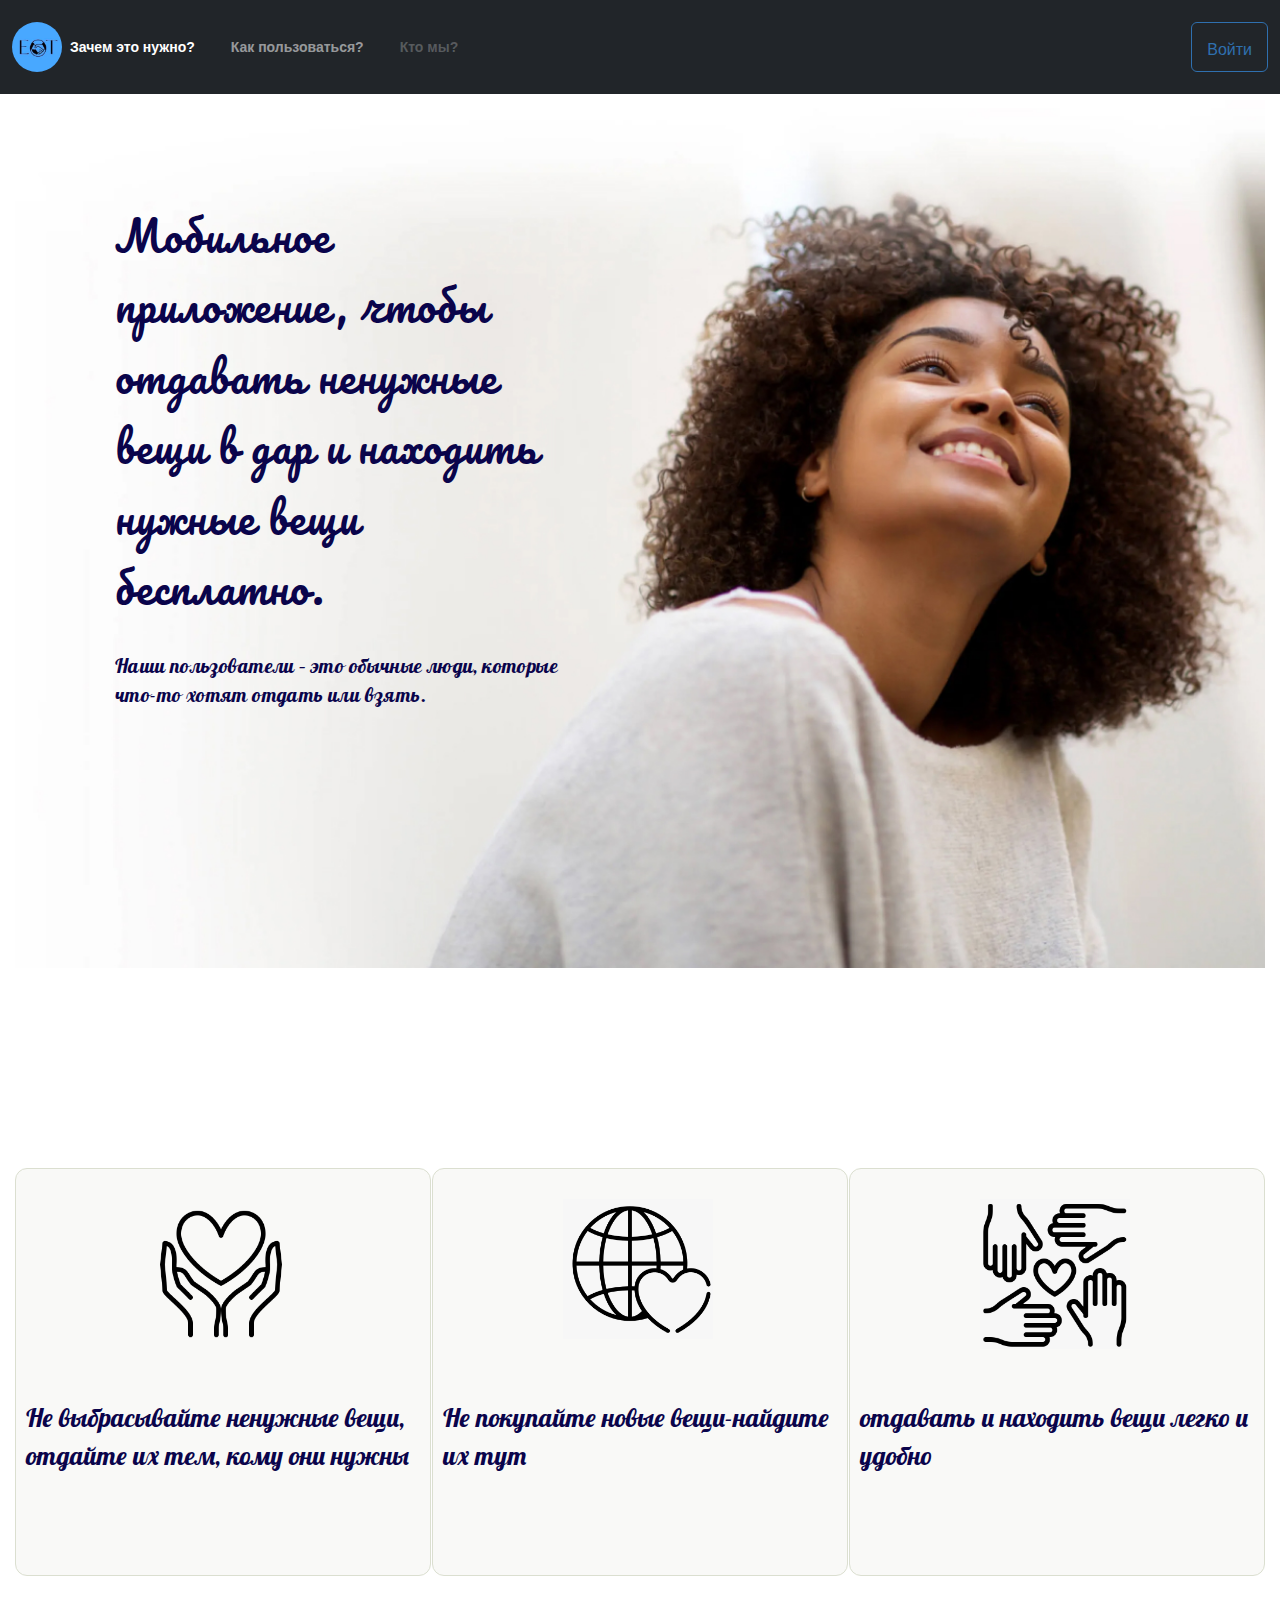
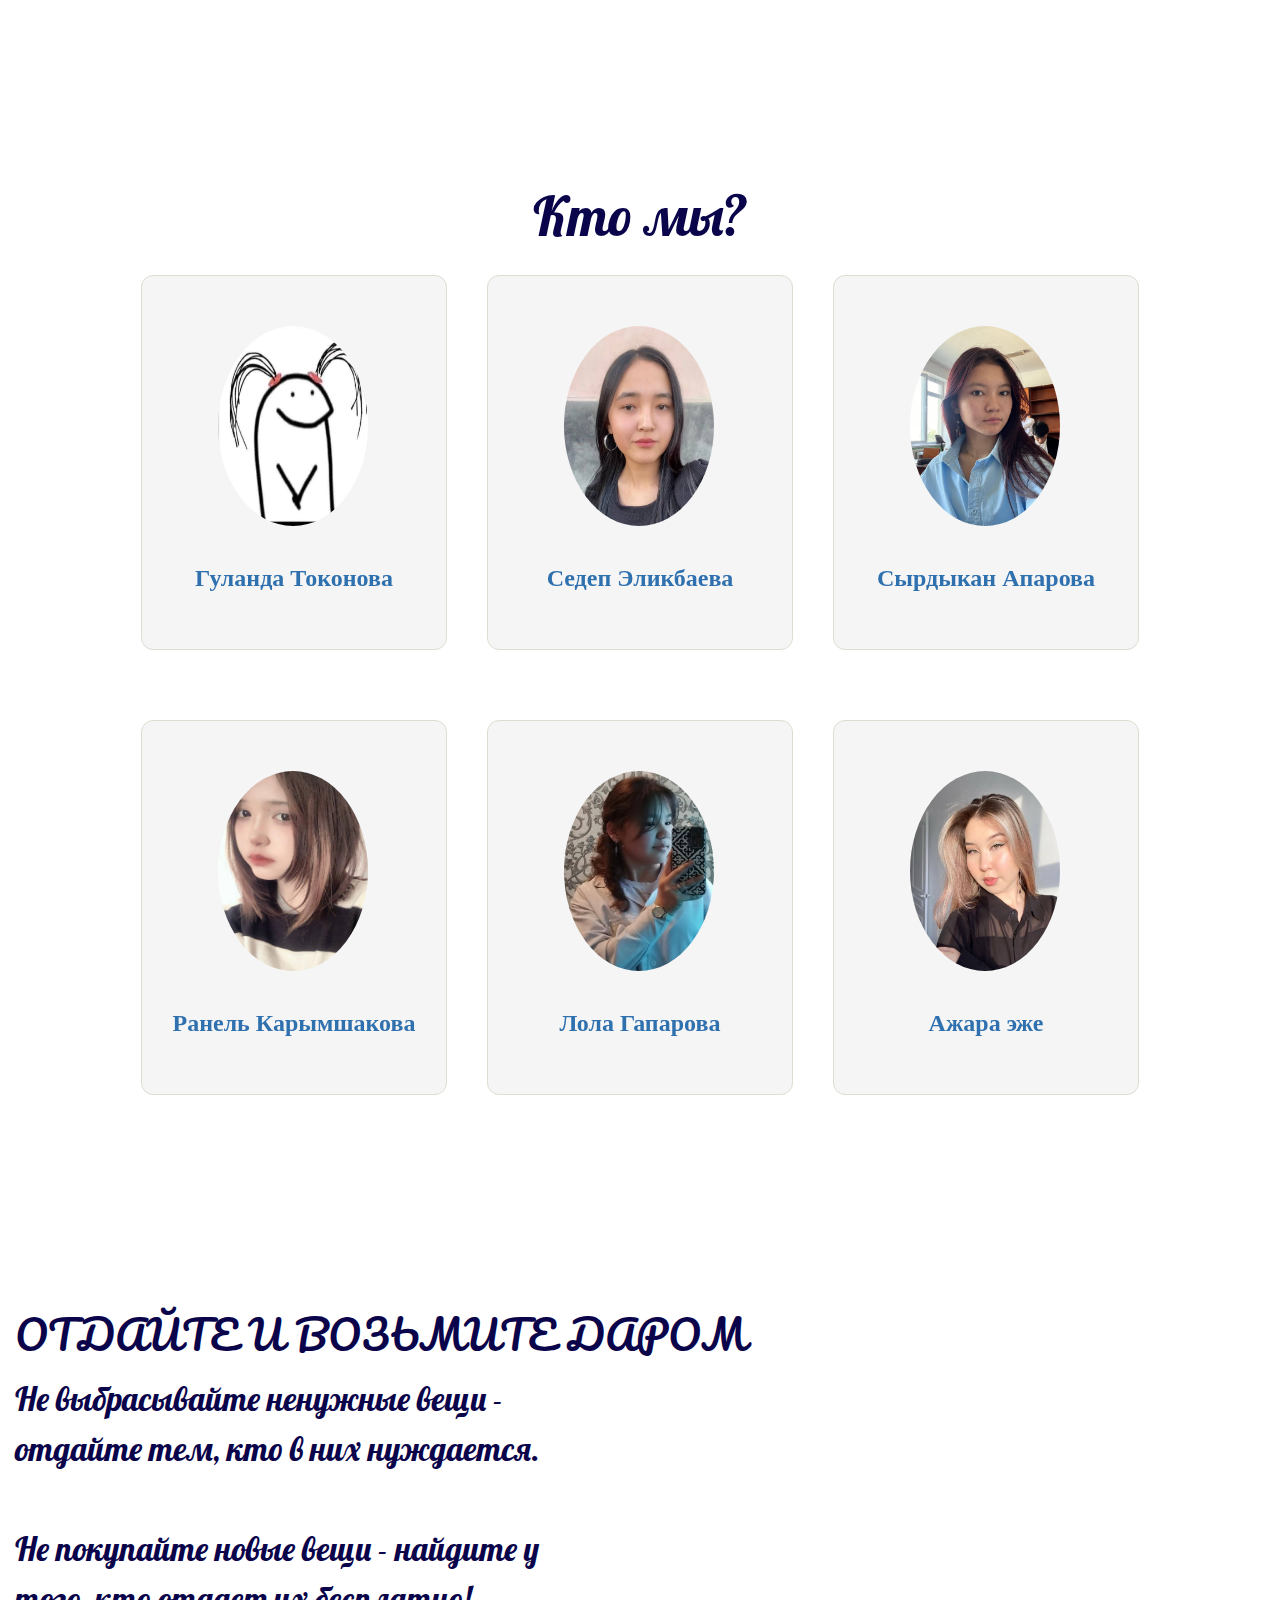
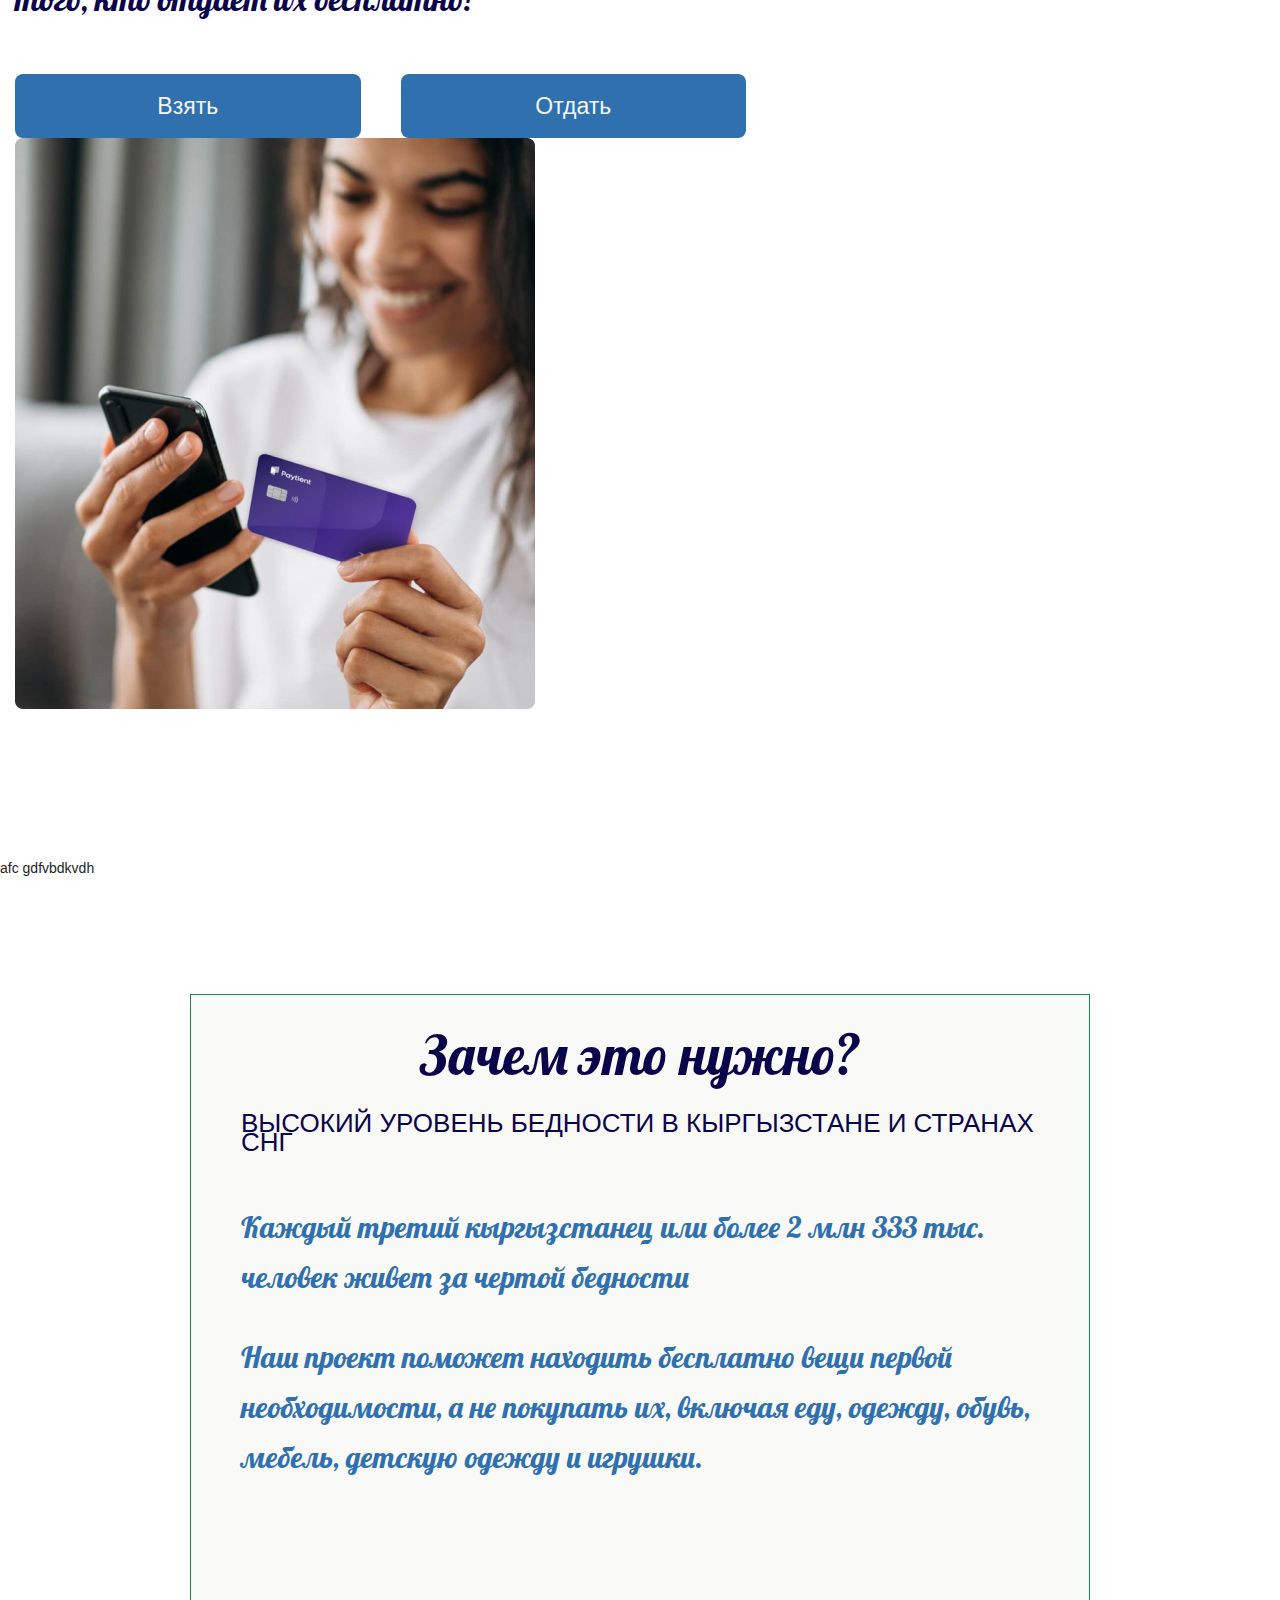
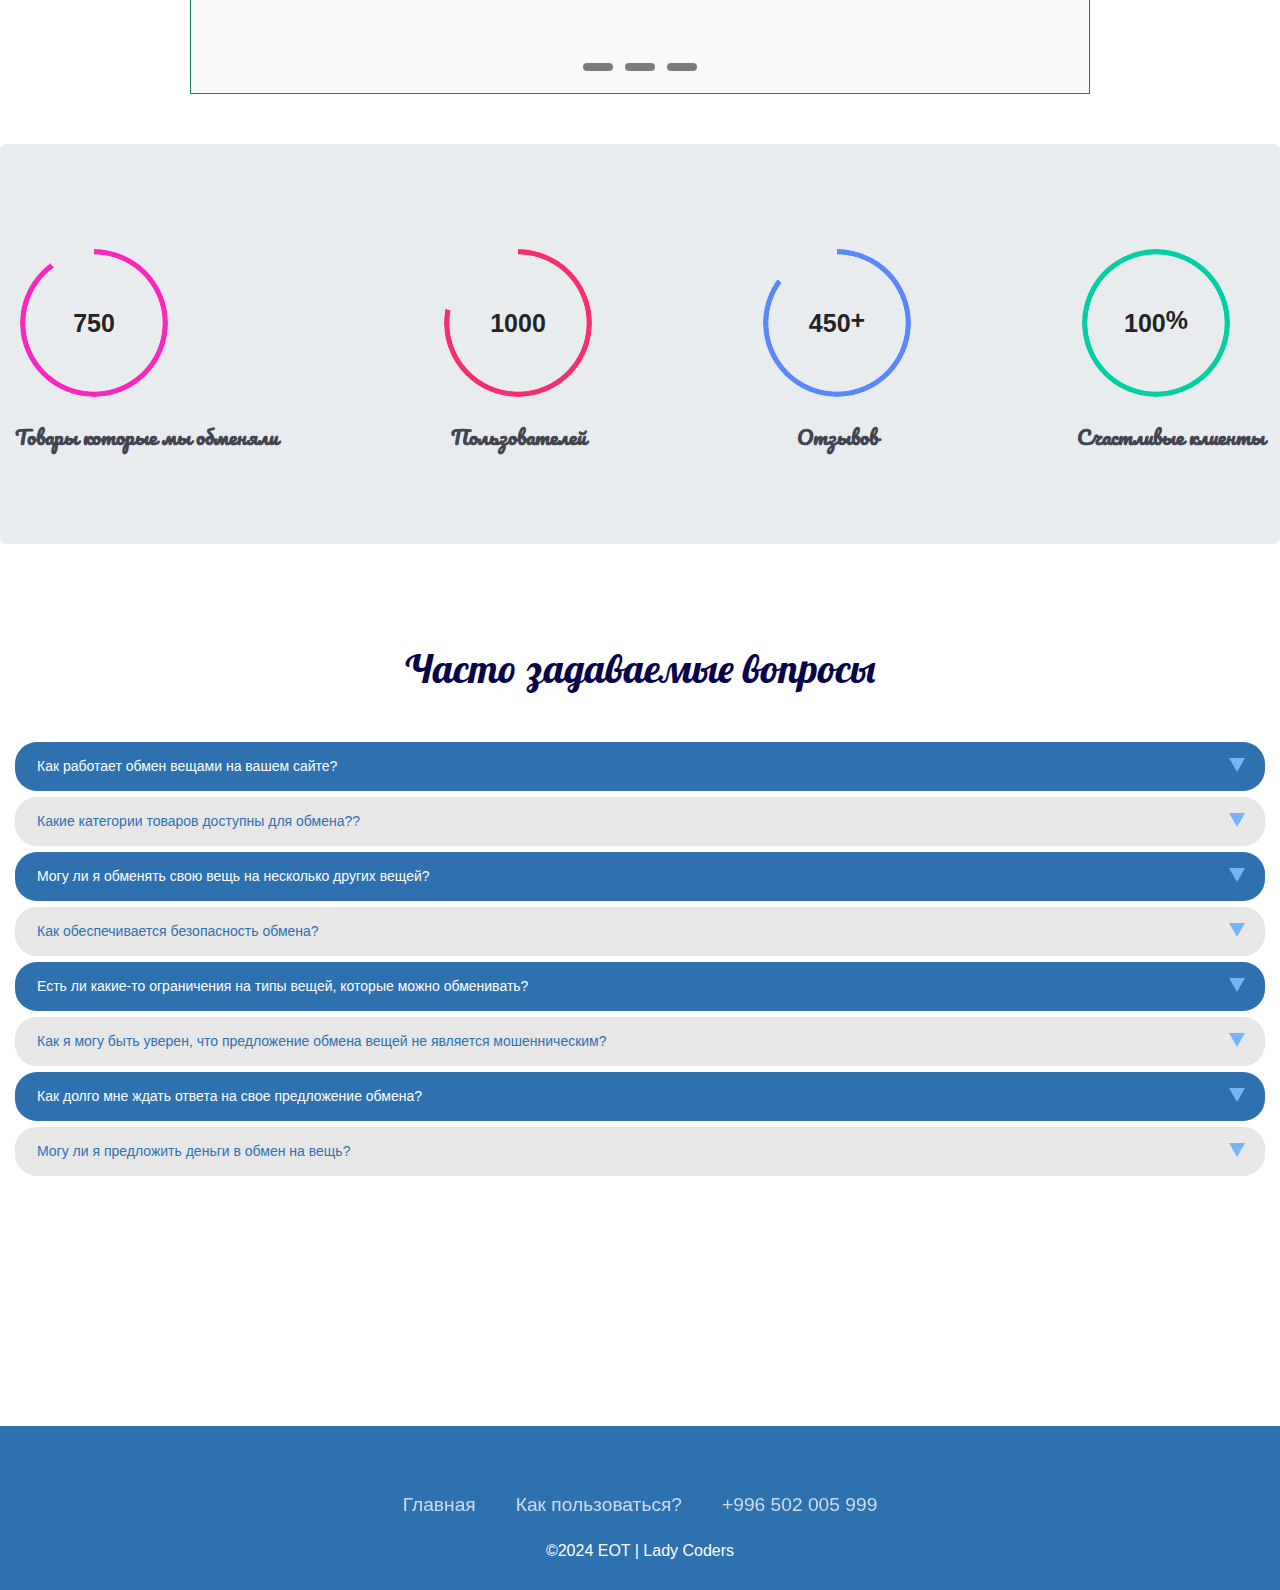
<file: index.html>
<!DOCTYPE html>
<html lang="en">

<head>
    <meta charset="UTF-8">
    <meta name="viewport" content="width=device-width, initial-scale=1.0">
    <title>Document</title>

    <link rel="stylesheet" href="https://cdn.jsdelivr.net/npm/bootstrap@5.3.2/dist/css/bootstrap.min.css">
    <link rel="stylesheet" href="style.css">
    <link rel="stylesheet" href="media.css">
   
    <link rel="preconnect" href="https://fonts.googleapis.com">
    <link rel="preconnect" href="https://fonts.gstatic.com" crossorigin>
    <link href="https://fonts.googleapis.com/css2?family=Pacifico&display=swap" rel="stylesheet">
    <link rel="preconnect" href="https://fonts.googleapis.com">
    <link rel="preconnect" href="https://fonts.gstatic.com" crossorigin>
    <link href="https://fonts.googleapis.com/css2?family=Lobster&family=Pacifico&display=swap" rel="stylesheet">
</head>

<body>

  

    <nav class="navbar navbar-expand-md navbar-dark fixed-top bg-dark">
        <div class="container-fluid">
          <a href="#"><img src="img/logos.jpeg" alt="" class="logo"></a>
          <button class="navbar-toggler" type="button" data-bs-toggle="collapse" data-bs-target="#navbarCollapse" aria-controls="navbarCollapse" aria-expanded="false" aria-label="Toggle navigation">
            <span class="navbar-toggler-icon"></span>
          </button>
          <div class="collapse navbar-collapse" id="navbarCollapse">
            <ul class="navbar-nav me-auto mb-2 mb-md-0">
              <li class="nav-item">
                <a class="nav-link active" aria-current="page" href="#">Зачем это нужно?</a>
              </li>
              <li class="nav-item">
                <a class="nav-link" href="#">Как пользоваться?</a>
              </li>
              <li class="nav-item">
                <a class="nav-link disabled" aria-disabled="true" href="whoweare.html" >Кто мы?</a>
              </li>
            </ul>
            <form class="d-flex" role="search">
                <button class="btn btn-outline-success" type="submit"><a href="log-in-sign-up-screen-animation/index.html">Войти</a></button>
            </form>
          </div>

        </div>
      </nav>
    <div class="popup" id="popup"></div>
    <section>
        <div class="container">
            <div class="main">
                <div class="main_left">
                    <div class="main_tit">
                        Мобильное приложение, чтобы отдавать ненужные вещи в дар и находить нужные вещи бесплатно.
                    </div>
                    <div class="main_txt">Наши пользователи – это обычные люди, которые что-то хотят отдать или взять.
                    </div>
                </div>
            </div>
        </div>
    </section>
    <section>
        <div class="container">
            <div class="use">
                <div class="cards flex">
                    <div class="use_card">
                        <div class="use_img"><img src="img/eot1.png" alt=""></div>
                        <div class="use_txt">Не выбрасывайте ненужные вещи, отдайте их тем, кому они нужны</div>
                    </div>
                    <div class="use_card">
                        <div class="use_img"><img src="img/eot2.png" alt=""></div>
                        <div class="use_txt">Не покупайте новые вещи-найдите их тут</div>
                    </div>
                    <div class="use_card">
                        <div class="use_img"><img src="img/eot3.png" alt=""></div>
                        <div class="use_txt">отдавать и находить вещи легко и удобно</div>
                    </div>
                </div>
            </div>

            
        </div>
    </section>
    <section class="registration">
        <div class="container">
            <div class="card_text">Кто мы?</div>
            <div class="cards_we">
                <div class="card_we">
                    <div class="flip-box">
                        <div class="card_img">
                            <div class="card_imgin"><img src="img/gulanda.jpg" alt=""></div>
                            <h3 class="card_tit">Гуланда Токонова</h3>
                            <div class="inner color-white"></div>
                        </div>
                        <div class="info">
                            <div class="card_txt">Привет, меня зовут Гуланда Токонова . Мне 16 хоть я и заканчиваю 11
                                класс. Учусь в лицее имени Токтогула Сатылганова , на профиле физмат. Увлекаюсь
                                рисованием, вязанием , волейболом и т.д . Люблю смотреть аниме , особенно
                                полнометражные.`
                            </div>
                            <div class="inner color-white">
                            </div>
                        </div>
                    </div>
                </div>
                <div class="card_we">
                    <div class="flip-box">
                        <div class="card_img">
                            <div class="card_imgin"><img src="img/мен.jpg" alt=""></div>
                            <h3 class="card_tit">Седеп Эликбаева</h3>
                            <div class="inner color-white"></div>
                        </div>
                        <div class="info">
                            <div class="card_txt">
                                Привет, меня зовут Седеп. Мне 16 тоже учусь в лицее имени Токтогула Сатылганова в 10
                                классе, на профиле физмат. Увлекаюсь рисованием, волейболом, чтением книг и IT.
                            </div>
                            <div class="inner color-white">
                            </div>
                        </div>
                    </div>
                </div>
                <div class="card_we">
                    <div class="flip-box">
                        <div class="card_img">
                            <div class="card_imgin"><img src="img/сырдыкан.jpg" alt=""></div>
                            <h3 class="card_tit">Сырдыкан Апарова</h3>
                            <div class="inner color-white"></div>
                        </div>
                        <div class="info">
                            <div class="card_txt">
                                всем привет, меня зовут Сырдыкан. мне 16 лет, учусь в №15 школе имени Карга Мендегул уулу.  люблю танцевать, смотреть сериалы и печь.
                            </div>
                            <div class="inner color-white">
                            </div>
                        </div>
                    </div>
                </div>
                <div class="card_we">
                    <div class="flip-box">
                        <div class="card_img">
                            <div class="card_imgin"><img src="img/ранель.jpg" alt=""></div>
                            <h3 class="card_tit">Ранель Карымшакова</h3>
                            <div class="inner color-white"></div>
                        </div>
                        <div class="info">
                            <div class="card_txt">Я Ранеля мне 16 лет, я учусь в гимназии №11 в 10 классе ,увлекаюсь музыкой и рисованием</div>
                            <div class="inner color-white">
                            </div>
                        </div>
                    </div>
                </div>
                <div class="card_we">
                    <div class="flip-box">
                        <div class="card_img">
                            <div class="card_imgin"><img src="img/лола.jpg" alt=""></div>
                            <h3 class="card_tit">Лола Гапарова</h3>
                            <div class="inner color-white"></div>
                        </div>
                        <div class="info">
                            <div class="card_txt">
                               Привет! Меня Зовут Лола Гапарова , мне 16 лет , учусь в лицее имени Т.Сатылганова в 10 классе ,на профиль хим.биолог. Увлекаюсь в основном спортом,например как: волейбол,мас-рестлинг,арм-рестлинг и изучаю IT

                            </div>
                            <div class="inner color-white">
                            </div>
                        </div>
                    </div>
                </div>
                <div class="card_we">
                    <div class="flip-box">
                        <div class="card_img">
                            <div class="card_imgin"><img src="img/ajareje.jpg" alt=""></div>
                            <h3 class="card_tit">Ажара эже</h3>
                            <div class="inner color-white"></div>
                        </div>
                        <div class="info">
                            <div class="card_txt">
                                Наша любимая мамочка
                            </div>
                            <div class="inner color-white">
                            </div>
                        </div>
                    </div>
                </div>
            </div>
    </section>
    <section>
        <div class="container">
            <div class="buttons flex">
                <div class="butt_left">
                    <div class="but_tit">ОТДАЙТЕ И ВОЗЬМИТЕ ДАРОМ</div>
                    <div class="butt_right">Не выбрасывайте ненужные вещи - отдайте тем, кто в них нуждается.</div>
                    <div class="butt_right">Не покупайте новые вещи - найдите у того, кто отдает их бесплатно!</div>
                    <div class="btns">
                        <button><a href="cards.html" class="but_btn">Взять</a></button>
                        <button><a href="otdat.html" class="but_btn">Отдать</a></button>
                    </div>








                    
                </div>
                <div class="butt_right">
                    <img src="img/btn.jpg" alt="">
                </div>

            </div>
        </div>
    </section>

    <p>afc gdfvbdkvdh</p>
    <section>
        <div class="container">
            <div class="slider middle">
                <div class="slides">
                    <input type="radio" name="r" id="r1" checked>
                    <input type="radio" name="r" id="r2">
                    <input type="radio" name="r" id="r3">
                    <input type="radio" name="r" id="r4">

                    <div class="slide s1">
                        <div class="slide_text">
                            <div class="card_text">Зачем это нужно?</div>
                            <div class="slide_tit">ВЫСОКИЙ УРОВЕНЬ БЕДНОСТИ В КЫРГЫЗСТАНЕ И СТРАНАХ СНГ</div>
                            <div class="slide_txt">Каждый третий кыргызстанец или более 2 млн 333 тыс. человек живет за
                                чертой бедности</div>
                            <div class="slide_txt">Наш проект поможет находить бесплатно вещи первой необходимости, а не
                                покупать их, включая еду, одежду, обувь, мебель, детскую одежду и игрушки.</div>
                        </div>
                    </div>
                    <div class="slide">
                        <div class="slide_text">
                            <div class="card_text">Зачем это нужно?</div>
                            <div class="slide_tit">ПИЩЕВЫЕ ОТХОДЫ НА СВАЛКАХ</div>
                            <div class="slide_txt">По данным ВШЭ и Росстата, около 17 млн т продуктов ежегодно
                                оказвается на свалке.</div>
                            <div class="slide_txt">Но вместо этого, 94% невостребованных продуктов попадает на полигоны
                                ТБО и свалки, где загрязняют почву, воду и воздух, выделяя токсины и парниковый газ.
                            </div>
                        </div>
                    </div>
                    <div class="slide">
                        <div class="slide_text">
                            <div class="card_text">Зачем это нужно?</div>
                            <div class="slide_tit">ТЕКСТИЛЬ НА СВАЛКАХ</div>
                            <div class="slide_txt">По данным "Гринпис", в мире ежегодно производится 100 млрд единиц
                                одежды.</div>
                            <div class="slide_txt">По данным ООН, производство одежды занимает второе место после
                                нефтегазовой промышленности по уровню загрязнения окружающей среды отходами. Каждый год
                                до 85% купленных вещей оказывается на свалках.</div>
                        </div>
                    </div>
                </div>
                <div class="navigation">
                    <label for="r1" class="bar"></label>
                    <label for="r2" class="bar"></label>
                    <label for="r3" class="bar"></label>
                </div>
            </div>
        </div>
    </section>
    

    <section class="progress">
        <div class="container">
            <div class="rating">
                <div class="skill">
                    <div class="percend">
                        <div class="first-per flex">
                            <div class="sie animate no-round" style="--p:90;--c:rgb(248, 40, 190);--b:5px">
                                <div id="out-1" class="counter" data-to="10" data-stop="0">750</div>
                            </div>
                        </div>
                        <div class="years">Товары которые мы обменяли</div>
                    </div>
                    <div class="percend">
                        <div class="sec_per flex">
                            <div class="sie animate no-round" style="--p:78;--c:rgb(245, 47, 110);--b:5px">
                                <div class="counter" data-to="45" data-stop="0">1000</div>
                            </div>
                        </div>
                        <div class="years">Пользователей</div>
                    </div>
                    <div class="percend">
                        <div class="first-per flex">
                            <div class="sie animate no-round" style="--p:85;--c:rgb(90, 135, 252);--b:5px">
                                <div class="counter" data-to="540" data-stop="0">450</div>
                                <p class="znak">+</p>
                            </div>
                        </div>
                        <div class="years">Отзывов</div>
                    </div>
                    <div class="percend">
                        <div class="sec_per flex">
                            <div class="sie animate no-round" style="--p:100;--c:rgb(3, 206, 164);--b:5px">
                                <div class="counter" data-to="100" data-stop="0">100</div>
                                <p class="znak">%</p>
                            </div>
                        </div>
                        <div class="years">Счастливые клиенты</div>
                    </div>

                </div>
    </section>

    <section id="questions" class="questions">
        <div class="container">
            <h1 class="questions-tit">Часто задаваемые вопросы</h1>
            <ul class="accordeon">

                <li class="accordeon__item">
                    <div class="accordeon__button closed">Как работает обмен вещами на вашем сайте?</div>
                    <ul class="accordeon__panel">
                        <li class="panel__text"> Для обмена вещами на нашем сайте вы можете разместить свои предложения
                            или просмотреть предложения других пользователей. Когда находится взаимный интерес, вы
                            можете договориться о деталях обмена и обменяться вещами.</li>
                    </ul>
                </li>

                <li class="accordeon__item">
                    <div class="accordeon__button closed">Какие категории товаров доступны для обмена??</div>
                    <ul class="accordeon__panel">
                        <li class="panel__text">Мы поддерживаем широкий спектр категорий товаров, включая одежду, обувь,
                            электронику, книги, игрушки и многое другое. Вы можете найти предложения почти на любой
                            товар.</li>
                    </ul>
                </li>

                <li class="accordeon__item">
                    <div class="accordeon__button closed"> Могу ли я обменять свою вещь на несколько других вещей?</div>
                    <ul class="accordeon__panel">
                        <li class="panel__text"> Да, вы можете договориться о множественном обмене с другими
                            пользователями, если найдете взаимно интересные предложения.</li>
                    </ul>
                </li>

                <li class="accordeon__item">
                    <div class="accordeon__button closed">Как обеспечивается безопасность обмена?</div>
                    <ul class="accordeon__panel">
                        <li class="panel__text">Мы рекомендуем встречаться с партнером по обмену в безопасных местах и
                            предварительно обсудить условия обмена. Помните, что обмен происходит на ваше собственное
                            усмотрение и на ваш риск.</li>
                    </ul>
                </li>

                <li class="accordeon__item">
                    <div class="accordeon__button closed"> Есть ли какие-то ограничения на типы вещей, которые можно
                        обменивать?</div>
                    <ul class="accordeon__panel">
                        <li class="panel__text"> Мы запрещаем обмен запрещенными или нелегальными вещами, а также
                            вещами, нарушающими авторские права. В остальном, большинство предметов можно обменивать.
                        </li>
                    </ul>
                </li>

                <li class="accordeon__item">
                    <div class="accordeon__button closed"> Как я могу быть уверен, что предложение обмена вещей не
                        является мошенническим?</div>
                    <ul class="accordeon__panel">
                        <li class="panel__text"> Мы рекомендуем читать отзывы о других пользователях и быть осторожным
                            при взаимодействии с новыми пользователями. Если у вас возникли подозрения на мошенничество,
                            сообщите нам об этом, и мы примем соответствующие меры.</li>
                    </ul>
                </li>

                <li class="accordeon__item">
                    <div class="accordeon__button closed"> Как долго мне ждать ответа на свое предложение обмена?</div>
                    <ul class="accordeon__panel">
                        <li class="panel__text"> Время ответа может варьироваться в зависимости от активности
                            пользователей. Мы рекомендуем быть терпеливым и периодически проверять свои предложения на
                            обмен</li>
                    </ul>
                </li>

                <li class="accordeon__item">
                    <div class="accordeon__button closed"> Могу ли я предложить деньги в обмен на вещь?</div>
                    <ul class="accordeon__panel">
                        <li class="panel__text"> Наш сайт ориентирован на обмен вещами, но иногда пользователи могут
                            договориться о дополнительной оплате в деньгах в дополнение к обмену.</li>
                    </ul>
                </li>
            </ul>
        </div>


        </div>
    </section>


    <footer class="footer">
        <div class="waves">
            <div class="wave" id="wave1"></div>
            <div class="wave" id="wave2"></div>
            <div class="wave" id="wave3"></div>
            <div class="wave" id="wave4"></div>
        </div>
        <ul class="social-icon">
            <li class="social-icon__item"><a class="social-icon__link" href="#">
                    <ion-icon name="logo-facebook"></ion-icon>
                </a></li>
            <li class="social-icon__item"><a class="social-icon__link" href="#">
                    <ion-icon name="logo-twitter"></ion-icon>
                </a></li>
            <li class="social-icon__item"><a class="social-icon__link"
                    href="https://www.instagram.com/eot_lady_coders?igsh=MTQ2b3drOXh6ejl0">
                    <ion-icon name="logo-instagram"></ion-icon>
                </a></li>
        </ul>
        <ul class="menu">
            <li class="menu__item"><a class="menu__link" href="#">Главная</a></li>
            <li class="menu__item"><a class="menu__link" href="#">Как пользоваться?</a></li>
            <li class="menu__item"><a class="menu__link" href="#">+996 502 005 999 </a></li>

        </ul>
        <p>&copy;2024 EOT | Lady Coders </p>
    </footer>


    <div class="veshalka">

        <div class="btn-up btn-up_hide" id="veshalka_txt">up</div>
        
      </div>


    <script src="https://cdn.jsdelivr.net/npm/bootstrap@5.3.2/dist/js/bootstrap.bundle.min.js"></script>
    <script src="card.js"></script>
</body>

</html>
</file>
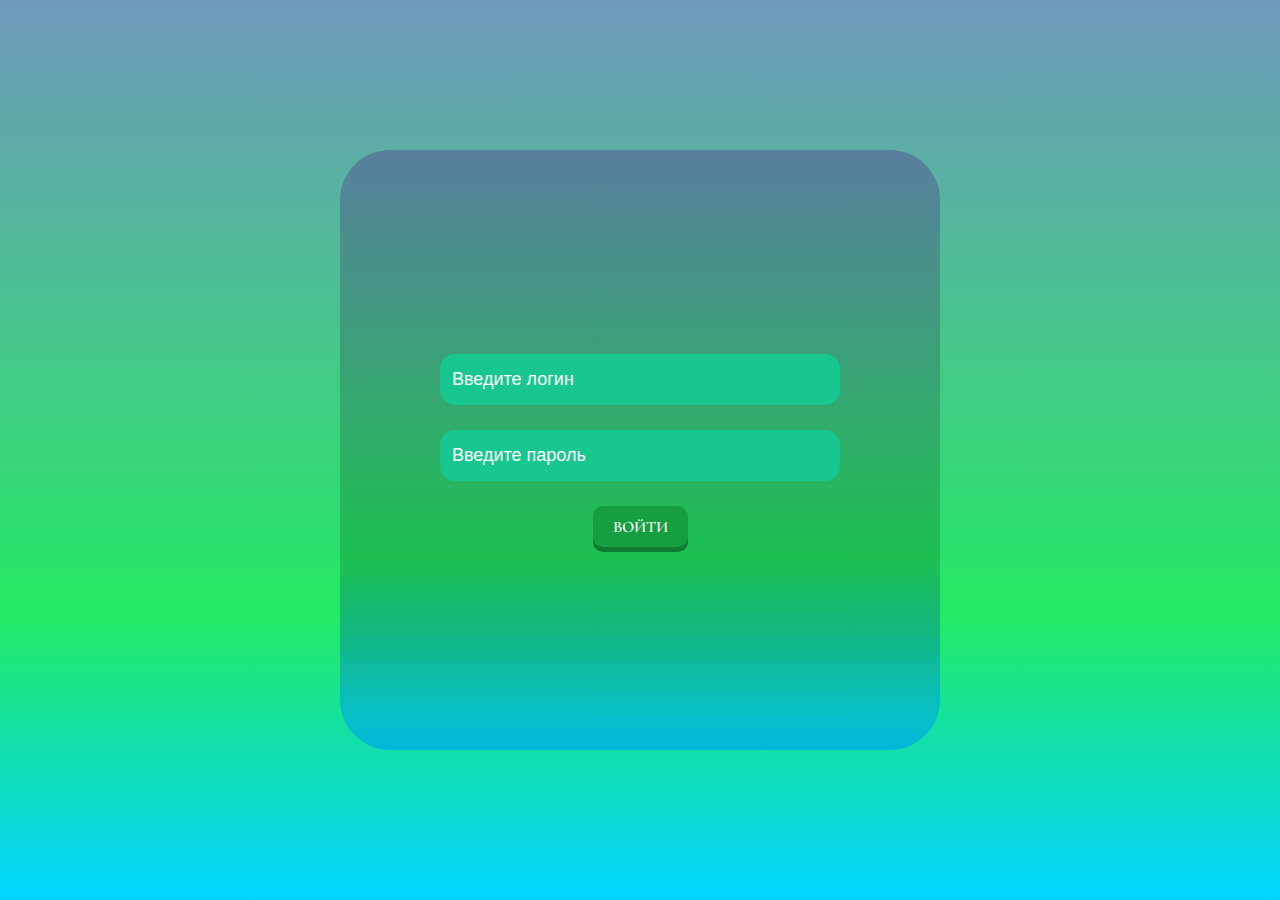
<file: js-12/index.html>
<!DOCTYPE html>
<html lang="en">

<head>
    <meta charset="UTF-8">
    <meta name="viewport" content="width=device-width, initial-scale=1.0">
    <title>Document</title>
    <link rel="preconnect" href="https://fonts.googleapis.com">
    <link rel="preconnect" href="https://fonts.gstatic.com" crossorigin>
    <link
        href="https://fonts.googleapis.com/css2?family=Cormorant+Infant:ital,wght@0,300;0,400;0,500;0,600;0,700;1,300;1,400;1,500;1,600;1,700&family=Lobster&display=swap"
        rel="stylesheet">
    <link rel="stylesheet" href="style.css">
</head>

<body>
    <section class="registration">
        <container>

            <div class="form">
                <div class="success">
                    <h1 class="pass">Добро пожаловать <span class="js-name"></span></h1>
                </div>
                <div class="input_wrap input_wrap__login">
                    <input type="text" class="input input__login" placeholder="Введите логин">
                </div>
                <p class="input_txt input_txt__login">Не правильный логин</p>

                <div class="input_wrap input_wrap__psw">
                    <input type="password" class="input input__psw" placeholder="Введите пароль">
                </div>
                <p class="input_txt input_txt__psw">Не правильный пароль</p>

                <button class="btn" type="button"><span class="word">Войти</span></button>
            </div>


        </container>
    </section>

    <script src="core.js"></script>
</body>

</html>
</file>
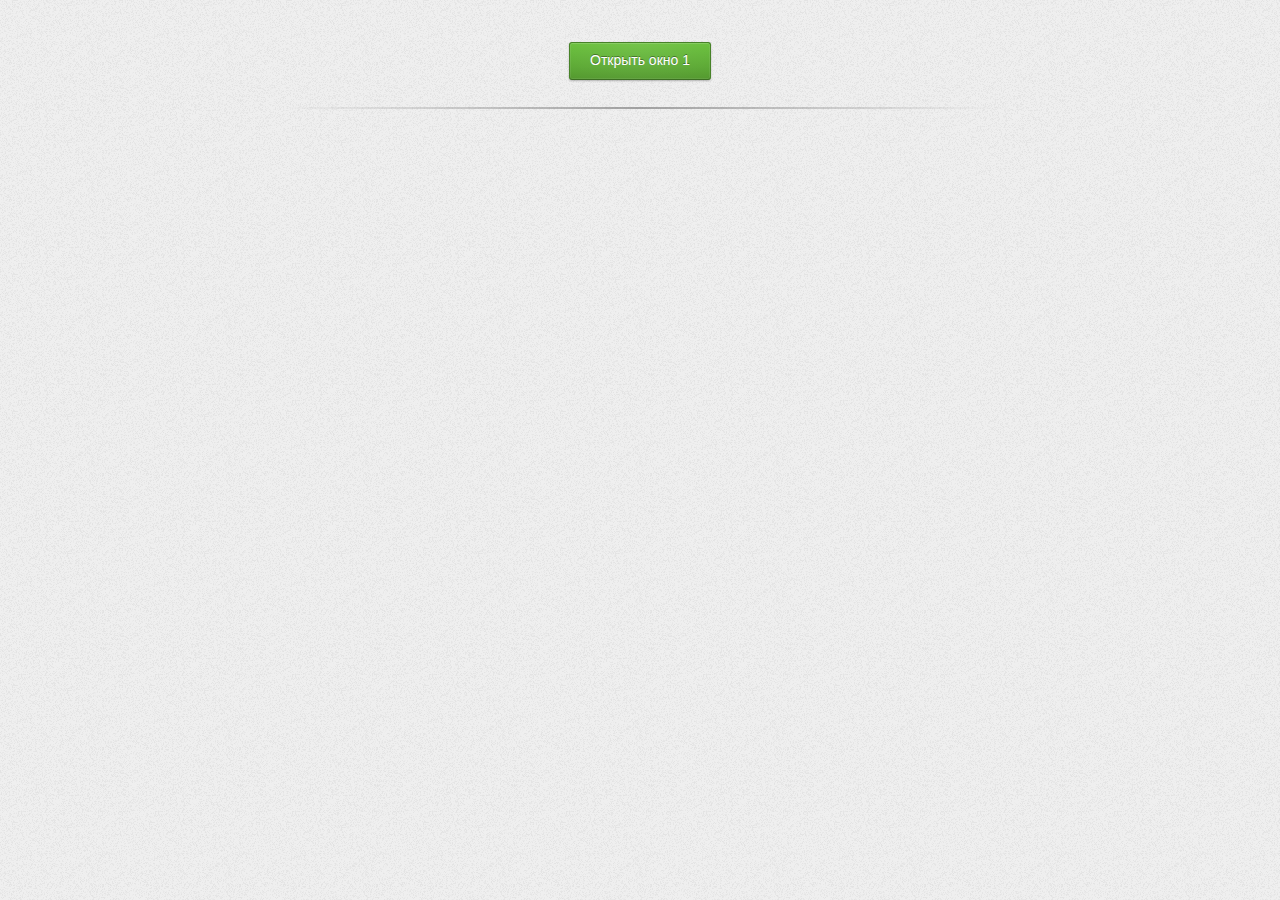
<file: css3_modalwin/css3_modalwin/demo.html>
<!DOCTYPE html>
<!--[if lt IE 7]> <html class="lt-ie9 lt-ie8 lt-ie7" lang="ru"> <![endif]-->
<!--[if IE 7]> <html class="lt-ie9 lt-ie8" lang="ru"> <![endif]-->
<!--[if IE 8]> <html class="lt-ie9" lang="ru"> <![endif]-->
<!--[if gt IE 8]><!-->
<html lang="ru"> <!--<![endif]-->

<head>
    <meta charset="UTF-8">
    <meta http-equiv="X-UA-Compatible" content="IE=edge,chrome=1">
    <meta name="viewport" content="width=device-width, initial-scale=1.0">
    <title>Модальные всплывающие окна с помощью CSS3 без Javascript</title>
    <meta name="author" content="Dobrovoimaster" />
    <meta name="keywords" content="CSS, CSS3, модальное окно, всплывающие окна" />
    <meta name="description"
        content="Как с помощью CSS3, без использования javascript и изображений, создать всплывающие модальные окна" />
    <meta name="robots" content="all" />
    <meta name="copyright" content="Dobrovoimaster" />
    <!-- стили демо страницы -->
    <link rel="stylesheet" href="css/demo-page.css" rel="stylesheet">
    <!-- стили модального окна -->
    <link rel="stylesheet" href="css/style-modal.css" rel="stylesheet">
</head>

<body>
    <div class="container" id="openModal">

        <div style="text-align: center;">
            <a href="#win1" class="button button-green">Открыть окно 1</a>

        </div>
        <hr>


        <a href="#x" class="overlay" id="win1"></a>
        <div class="popup">
            <div class="pic-left">
                <a href="https://webformyself.com/verstka/?utm_medium=affiliate&utm_source=dobrovoi"><img
                        src="img/box-2.png" alt="Практический курс резиновой верстки" /></a>
            </div>
            
            
            <p>
                Без воды. Лишней теории. Убитого времени. Просто взять и сделать!
            <p style="text-align: center;">
                <a class="button button-green"
                    href="">Получить »</a>
            </p>
            <a class="close" title="Закрыть" href="#close"></a>
        </div>


    </div>
    </div>
</body>

</html>
</file>
<file: style.css>
html,
body {
    height: 100%;
}

* {
    margin: 0;
    padding: 0;
    box-sizing: border-box;
}

.clearfix::after {
    clear: both;
    content: "";
    display: table;
}

a {
    color: inherit;
    text-decoration: none;
}

li {
    list-style: none;
}

ul li:last-child {
    margin-bottom: 0;
}

img {
    display: block;
    width: 100%;
    height: auto;
}

button,
label {
    cursor: pointer;
}

input,
button,
textarea {
    background: none;
    border: none;
    outline: none;
    display: block;
    width: 100%;
    font-family: inherit;
    font-size: inherit;
    font-weight: inherit;
}

input[type="radio"],
input[type="checkbox"] {
    display: none;
}

input::placeholder {
    color: inherit;
}

button {
    cursor: pointer;
}

input,
textarea {
    display: block;
    resize: none;
}

body {
    font-size: 14px;
    line-height: 19px;
    color: #242424;
    width: 100%;
    font-family: 'Manrope', arial, sans-serif;
}

.container {
    max-width: 1325px;
    width: 100%;
    min-width: 320px;
    margin: 0 auto;
    padding: 0 15px;
}

section {
    padding: 100px 0;
}

.flex {
    display: flex;
    flex-wrap: wrap;
    justify-content: space-between;
}

.logo {
    width: 50px;
    filter: brightness(150%);
    margin-left: 50px;
    height: 50px;
    border-radius: 50%;
    -webkit-filter: brightness(150%);
}

.d-flex {
    gap: 15px;
}

.navbar-nav {
    gap: 20px;
}

.main {
    background: url(img/bg.jpg);
    background-size: cover;
    background-repeat: no-repeat;
    background-position: center;
    height: 868px;
}

.main_tit {
    color: rgb(10, 4, 75);
    font-family: Pacifico;
    font-size: 42px;
    font-weight: 400;
    line-height: 70.4px;
    letter-spacing: 1px;
    margin-bottom: 30px;
    text-align: left;
}

.main_left {
    max-width: 550px;
    text-align: center;
    padding: 100px 0 0 100px;
}

.main_txt {
    color: rgb(10, 4, 75);
    font-family: Lobster;
    font-size: 20px;
    font-weight: 400;
    line-height: 28.8px;
    letter-spacing: 0.4px;
    text-align: left;
}

.take {
    border-radius: 8px;
    background: rgb(93, 62, 168);
    width: 189px;
    height: 44px;
}

.use_card {
    box-sizing: border-box;
    border: 1.5px solid rgb(219, 223, 208);
    border-radius: 12px;
    transition: 0.3s;
    /* Neutral/02 */
    background: rgb(249, 249, 247);
    width: 416px;
    height: 408px;
}

.use_card:hover {
  box-shadow: -8px 6px 75px -4px rgba(0,0,0,0.75);
}

.use_img {
    width: 150px;
    height: 150px;
    margin-left: 130px;
    margin-top: 30px;
    border-radius: 12px;
    margin-bottom: 50px;
}

.cards_we {
    justify-content: center;
    display: flex;
    flex-wrap: wrap;
    gap: 40px;
}

.use_txt {
    color: rgb(10, 4, 75);
    font-family: Lobster;
    font-size: 26px;
    line-height: 38px;
    padding: 0px;
    margin-left: 10px;
}

.card_imgin {
    width: 150px;
    height: 200px;
    overflow: hidden;
    border-radius: 50%;
    margin-left: 25%;
    margin-top: 50px;
    display: flex;
    justify-content: center;
    margin-bottom: 40px;
}

.card_tit {
    color: #2f70af;
    font-family: DM Sans;
    font-size: 24px;
    font-weight: 700;
    line-height: 24px;
    letter-spacing: 0px;
    text-align: center;
    display: flex;
    flex-direction: row;
    justify-content: center;
    align-items: center;
}

.card_txt {
    display: block;
    color: rgb(65, 69, 54);
    padding: 30px;
    font-family: Lobster;
    font-size: 16px;
    margin-top: -80px;
    font-weight: 400;
    line-height: 24px;
    letter-spacing: 0px;
    text-align: center;
}

.flip-box {
    -ms-transform-style: preserve-3d;
    transform-style: preserve-3d;
    -webkit-transform-style: preserve-3d;
    perspective: 1000px;
    -webkit-perspective: 1000px;
}

.card_img,
.info {
    background-size: cover;
    background-position: center;
    border-radius: 8px;
    min-height: 475px;
    -ms-transition: transform 0.7s cubic-bezier(.4, .2, .2, 1);
    transition: transform 0.7s cubic-bezier(.4, .2, .2, 1);
    -webkit-transition: transform 0.7s cubic-bezier(.4, .2, .2, 1);
    -webkit-backface-visibility: hidden;
    backface-visibility: hidden;
}

.card_img {
    -ms-transform: rotateY(0deg);
    -webkit-transform: rotateY(0deg);
    transform: rotateY(0deg);
    -webkit-transform-style: preserve-3d;
    -ms-transform-style: preserve-3d;
    transform-style: preserve-3d;
}

.flip-box:hover .card_img {
    -ms-transform: rotateY(-180deg);
    -webkit-transform: rotateY(-180deg);
    transform: rotateY(-180deg);
    -webkit-transform-style: preserve-3d;
    -ms-transform-style: preserve-3d;
    transform-style: preserve-3d;
}

.info {
    position: absolute;
    top: 0;
    left: 0;
    width: 100%;
    -ms-transform: rotateY(180deg);
    -webkit-transform: rotateY(180deg);
    transform: rotateY(180deg);
    -webkit-transform-style: preserve-3d;
    margin-top: 80px;
    -ms-transform-style: preserve-3d;
    transform-style: preserve-3d;
}

.flip-box:hover .info {
    -ms-transform: rotateY(0deg);
    -webkit-transform: rotateY(0deg);
    transform: rotateY(0deg);
    -webkit-transform-style: preserve-3d;
    -ms-transform-style: preserve-3d;
    transform-style: preserve-3d;
    margin-top: 80px;
}



.flip-box .inner {
    position: absolute;
    left: 0;
    width: 100%;
    padding: 60px;
    outline: 1px solid transparent;
    -webkit-perspective: inherit;
    perspective: inherit;
    z-index: 2;
    transform: translateY(-50%) translateZ(60px) scale(.94);

}

.card_we {
    margin-bottom: 30px;
    width: 306px;
    height: 375px;
    box-sizing: border-box;
    /* Neutral/03 */
    border: 1.5px solid rgb(219, 223, 208);
    border-radius: 12px;
    background: #F5F5F5;
}

.card_text {
    margin-bottom: 50px;
    font-size: 55px;
    color: rgb(10, 4, 75);
    display: flex;
    justify-content: center;
    font-family: Lobster;
}

.but_tit {
    color: rgb(10, 4, 75);
    font-size: 40px;
    font-weight: 400;
    margin-bottom: 30px;
    font-family: Pacifico;
}

.butt_right {
    color: rgb(10, 4, 75);
    font-family: Lobster;
    font-size: 33px;
    line-height: 50px;
    max-width: 600px;
    margin-bottom: 50px;
}

.btns {
    display: flex;
    gap: 40px;
}

.but_btn {
    border-radius: 8px;
    background: #2f70af;
    height: 64px;
    transition: 0.3s;
    color:#F5F5F5;
    display: flex;
    align-items: center;
    justify-content: center;
    font-size: 23px;
}
.but_btn:hover{
  background: #fff;
  color:#2f70af;
  border: 1px solid #2f70af;
}
 .slider {
    width: 900px;
    height: 700px;
    overflow: hidden;
 }
 
 .middle {
    margin-left: 50%;
    margin-top: 350px;
    background: rgb(249, 249, 247);
    top: 50%;
    left: 50%;
    transform: translate(-50%, -50%);
    border: 1px solid #198754;
 }
 
 .navigation {
    position: absolute;
    bottom: 16px;
    left: 50%;
    transform: translateX(-50%);
    display: flex;
 }
 
 .bar {
    width: 30px;
    height: 8px;
    margin: 6px;
    cursor: pointer;
    background-color: #000;
    opacity: .5;
    border-radius: 10px;
    transition: all 0.4s ease;
 }
 
 .bar:hover {
    opacity: 1;
    transform:scale(1.1);
 }
 
 input[name="r"] {
    position: absolute;
    visibility: hidden;
 }
 
 .slides {
    width: 400%;
    height: 100%;
    display: flex;
 }
 
 .slide {
    width: 25%;
    transition: all 0.6s ease;
 }
 
 .img {
    width: 100%;
    height: 100%;
 }
 
 #r1:checked ~ .s1 {
    margin-left: 0;
 }
 
 #r2:checked ~ .s1 {
    margin-left: -25%;
 }
 
 #r3:checked ~ .s1 {
    margin-left: -50%;
 }
 
 #r4:checked ~ .s1 {
    margin-left: -75%;
 }
 .slide_text{
    padding: 50px 50px;
    
 }
 .slide_tit{
    font-family: 'FuturaPT',Arial,sans-serif;
    font-size: 26px;
    margin-bottom: 50px;
    color: rgb(10, 4, 75)
 }
 .slide_txt{
    font-family: Lobster;
    color: #2f70af;
    line-height: 50px;
    font-size: 30px;
    margin-bottom: 30px;
 }

 @property --p {
    syntax: '<number>';
    inherits: true;
    initial-value: 0;
  }
  
  
  
  .sie {
    --p: 90;
    --b: 22px;
    --c: rgb(29, 20, 20);
    --w: 150px;
  
    width: 148px;
    height: 148px;
    aspect-ratio: 1;
    position: relative;
    display: inline-grid;
    margin: 5px;
    place-content: center;
    font-size: 25px;
    font-weight: bold;
  }
  
  .sie:before,
  .sie:after {
    content: "";
    position: absolute;
    border-radius: 50%;
  }
  
  .skill {
    display: flex;
    gap: 48px;
    flex-wrap: wrap;
    justify-content: space-between;
  }
  
  .znak {
    align-items: center;
    display: flex;
    margin-top: 10px;
  }
  
  .first-per {
    margin-bottom: 20px;
  }
  
  .years {
    /* small/regular */
    color: rgb(66, 69, 81);
    font-family: Pacifico;
    font-size: 20px;
    font-weight: 700;
    line-height: 150%;
    letter-spacing: 0%;
    text-align: center;
  }
  
  .sec_per {
    margin-bottom: 20px;
  }
  
  .sie:before {
    inset: 0;
    background:
      radial-gradient(farthest-side, var(--c) 98%, #0000) top/var(--b) var(--b) no-repeat,
      conic-gradient(var(--c) calc(var(--p)*1%), #0000 0);
    -webkit-mask: radial-gradient(farthest-side, #0000 calc(99% - var(--b)), #000 calc(100% - var(--b)));
    mask: radial-gradient(farthest-side, #0000 calc(99% - var(--b)), #000 calc(100% - var(--b)));
  }
  
  
  .pie:after {
    inset: calc(50% - var(--b)/2);
    background: var(--c);
    transform: rotate(calc(var(--p)*3.6deg)) translateY(calc(50% - var(--w)/2));
  }
  
  .animate {
    display: flex;
    align-items: center;
    animation: p 1s .5s both;
  }
  
  .no-round:before {
    background-size: 0 0, auto;
  }
  
  .no-round:after {
    content: none;
  }
  
  @keyframes p {
    from {
      --p: 0
    }
  }


 ul { 
    list-style-type: none; 
    margin: 0; 
    padding: 0; 
  } 
   
  .logo { 
    margin: 14px 0; 
  } 
   
  .logo__img { 
    width: 216px; 
    height: 38px; 
  } 
   
  .accordeon { 
    width: 100%; 
  } 

  .questions {
    margin-bottom: 150px;
  }

  .questions-tit{
    text-align: center;
    margin-bottom: 50px;
    font-family: "Lobster";
    color: rgb(10, 4, 75)
}
   
  .accordeon__item { 
    background: #e7e7e7; 
    border-radius: 22px; 
    margin-bottom: 6px; 
  } 
   
  .accordeon__button { 
    position: relative; 
    background: #2f70af ; 
    color: #fff; 
    padding: 15px 22px; 
    border-radius: 22px; 
    cursor: pointer; 
   
    &:after { 
      content: ''; 
      position: absolute; 
      right: 20px; 
      bottom: 5px; 
      border: 8px solid transparent; 
      border-top: 14px solid #73b5f7 ; 
      border-bottom: 14px solid transparent; 
      transition: border-bottom .5s ease, border-top .5s ease, bottom .5s ease; 
    } 
  } 
   
  .accordeon__item:nth-child(2n) .accordeon__button{ 
    background: #e7e7e7; 
    color: #2f70af ; 
  } 
   
  .accordeon__item:nth-child(2n) .accordeon__button.active{ 
    background: #6795c4 ; 
    color: #ffffff; 
  } 
   
  .accordeon__panel { 
    color: #2f70af ; 
    border-radius: 22px; 
    max-height: 0; 
    overflow: hidden; 
    transition: max-height .5s ease; 
  } 
   
  .panel__text{ 
    list-style-type: none; 
    padding: 10px 30px; 
    color: #4f4f4f; 
  } 
   
  .active { 
   
    &:after { 
      bottom: 20px; 
      border-top:  14px solid transparent; 
      border-bottom: 14px solid #ffffff; 
    } 
  } 
   
  .footer { 
    position: relative; 
    width: 100%; 
    background-color: #2f70af  ; 
    min-height: 100px; 
    padding: 20px 50px; 
    display: flex; 
    justify-content: center; 
    align-items: center; 
    flex-direction: column; 
  } 
   
  .social-icon, 
  .menu { 
    position: relative; 
    display: flex; 
    justify-content: center; 
    align-items: center; 
    margin: 10px 0; 
    flex-wrap: wrap; 
  } 
   
  .social-icon__item, 
  .menu__item { 
    list-style: none; 
  } 
   
  .social-icon__link { 
    font-size: 2rem; 
    color: #fff; 
    margin: 0 10px; 
    display: inline-block; 
    transition: 0.5s; 
  } 
  .social-icon__link:hover { 
    transform: translateY(-10px); 
  } 
   
  .menu__link { 
    font-size: 1.2rem; 
    color: #fff; 
    margin: 0 10px; 
    display: inline-block; 
    transition: 0.5s; 
    text-decoration: none; 
    opacity: 0.75; 
    font-weight: 300; 
  } 
   
  .menu__link:hover { 
    opacity: 1; 
  } 
   
  .footer p { 
    color: #fff; 
    margin: 15px 0 10px 0; 
    font-size: 1rem; 
    font-weight: 300; 
  } 
   
  .wave { 
    position: absolute; 
    top: -100px; 
    left: 0; 
    width: 100%; 
    height: 100px; 
    background: url("https://i.ibb.co/wQZVxxk/wave.png"); 
    background-size: 1000px 100px; 
    filter: brightness(0) saturate(100%) invert(32%) sepia(88%) saturate(526%) hue-rotate(170deg) brightness(100%) contrast(83%); 
  } 
   
  .wave#wave1 { 
    z-index: 1000; 
    opacity: 1; 
    bottom: 0; 
    animation: animateWaves 4s linear infinite; 
  } 
   
  .wave#wave2 { 
    z-index: 999; 
    opacity: 0.5; 
    bottom: 10px; 
    animation: animate 4s linear infinite !important; 
  } 
   
  .wave#wave3 { 
    z-index: 1000; 
    opacity: 0.2; 
    bottom: 15px; 
    animation: animateWaves 3s linear infinite; 
  } 
   
  .wave#wave4 { 
    z-index: 999; 
    opacity: 0.7; 
    bottom: 20px; 
    animation: animate 3s linear infinite; 
  } 
   
  @keyframes animateWaves { 
    0% { 
      background-position-x: 1000px; 
    } 
    100% { 
      background-positon-x: 0px; 
    } 
  } 
   
  @keyframes animate { 
    0% { 
      background-position-x: -1000px; 
    } 
    100% { 
      background-positon-x: 0px; 
    } 
  } 
  .header{
    height: 94px;
    position: fixed;
    z-index: 1000;
    gap: 180px;
    max-width: 1600px;
    background: rgb(249, 249, 247);
  }
  .header_tit{
    margin-top: 35px;
    font-family: Lobster;
    font-size: 30px;
    color: #2f70af;
  }
  .header_logo{
    gap: 15px;
  }
  .menu{
    gap: 20px;
  }
  nav{
    display: flex;
    align-items: center;
    color:rgb(10, 4, 75);
    font-weight: 700;
  }
  .header_right{
    align-items: center;
    display: flex;
    gap: 20px;
  }
  .btn{
    height: 50px;
    border: 1px solid #2f70af;
    border-radius: 6px;
    padding: 15px;
    transition: 0.3s;
    color:#2f70af;
}
  .btn:hover{
    color: #fff;
    background:#2f70af ;
  }
  .btn-outline-success{
    color:#2f70af;
  }
  .progress{
    height: 400px;
    margin-top: -400px;
  }
  .progress, .progress-stacked{
    --bs-progress-height: 400px;
  }


/*veshalka*/
.btn-up {
  z-index: 100000;
  /* фиксированное позиционирование */
  position: fixed;
  /* цвет фона */
  background: rgb(2, 0, 36);
  background: #2f70af;
  /* расстояние от правого края окна браузера */

  right: 20px;
  /* расстояние от нижнего края окна браузера */
  bottom: 0;
  /* скругление верхнего левого угла */
  border-top-left-radius: 8px;
  /* скругление верхнего правого угла */
  border-top-right-radius: 8px;
  /* вид курсора */
  cursor: pointer;
  /* отображение элемента как flex */
  display: flex;
  /* выравниваем элементы внутри элемента по центру вдоль поперечной оси */
  align-items: center;
  /* выравниваем элементы внутри элемента по центру вдоль главной оси */
  justify-content: center;
  /* ширина элемента */
  width: 60px;
  /* высота элемента */
  height: 56px;
  padding: 5px;
  flex-direction: column;
  }
  #veshalka_txt{
    font-weight: 500;
    font-size: 18px;
  }
  .btn-up::before {
  content: "";
  width: 40px;
  height: 40px;
  background: transparent no-repeat center center;
  background-size: 100% 100%;
  background-image: url(img/veshalka.svg);
  }
  
  .btn-up_hide {
  display: none;
  }
  
  @media (hover: hover) and (pointer: fine) {
  .btn-up:hover {
    background-color: #512da8; /* цвет заднего фона при наведении */
  }
  }
</file>
<file: media.css>
@media screen and (max-width: 990px) {
	.middle{
        display: none;
    }
    .cards{
        justify-content: center;
        display: flex;
    }
    .but_tit{
        line-height: 50px;
    }
    .btns{
        margin-bottom: 50px;
    }
}
@media screen and (max-width: 1300px) {
	.use_card{
        margin-bottom: 30px;
    }
    
}
</file>
<file: js-12/style.css>
* {
    box-sizing: border-box;
    margin: 0;
    padding: 0;
}

body {

    background: rgb(2, 0, 36);
    background: linear-gradient(180deg, rgba(2, 0, 36, 1) 0%, rgba(111, 153, 188, 1) 0%, rgba(36, 234, 99, 1) 68%, rgba(21, 225, 162, 1) 81%, rgba(8, 217, 221, 1) 93%, rgba(0, 212, 255, 1) 100%);
    font-family: arial;
    font-size: 16px;
    display: flex;
    justify-content: center;
    flex-direction: column;
    align-items: center;
    height: 100vh;
}

.input {
    border-radius: 15px;
    outline: none;
    border: none;
    border: 1px solid blur(100px);
    padding: 15px 12px;
    line-height: 1;
    font-size: 18px;
    width: 400px;
}

input[type=text],
[type=password] {
    background: rgb(24, 199, 143) 81%;
    color: white;
    transition: width 0.4s ease-in-out;
}

input::placeholder {
    color: white;
}

button {
    cursor: pointer;
    border: 1px solid #000;
    padding: 5px 18px;
    transition: 0.3s;
    background: #fff;
    font-family: lobster;
    font-size: inherit;
    text-transform: uppercase;
    font-weight: 600;
    margin-top: 25px;
}

.bold {
    font-weight: 900;
}

.italic {
    font-style: italic;
}

.underline {
    text-decoration: underline;
}

button:hover,
button.active {
    background: #000;
    color: #fff;
}

.text {
    border: 2px solid #000;
    width: 400px;
    padding: 25px 15px;
    min-height: 200px;
}



.form {
    box-shadow: #ccc;
    border-radius: 50px;
    border: 5px solid blur(100px);
    backdrop-filter: blur(100px);
    background: rgb(2, 0, 36);
    background: linear-gradient(180deg, rgb(1, 0, 19) 0%, rgb(89, 127, 158) 0%, rgb(29, 193, 81) 68%, rgb(19, 184, 131) 81%, rgb(8, 191, 195) 93%, rgb(2, 183, 219) 100%);
    height: 600px;
    width: 600px;
    display: flex;
    justify-content: center;
    align-items: center;
    flex-direction: column;
}

.input_txt {
    width: 400px;
    color: red;
    display: none;
}

.input_wrap__psw {
    margin-top: 25px;
}

.success {
    display: none;
    text-align: center;
    font-size: 50px;
}

.btn {
    padding: 10px 20px;
    border: none;
    border-radius: 10px;
    text-decoration: none;
    color: white;
    background: rgb(22, 159, 65);
    box-shadow: 0 5px 0 rgb(14, 123, 49);
}

.btn:hover {
    background: rgb(26, 177, 74);
    box-shadow: none;
    position: relative;
    top: 5px;
}

.pass {
    color: white;
    margin-bottom: 60px;
    font-family: Cormorant Infant;
}

.word {
    color: white;
    margin-bottom: 60px;
    font-family: Cormorant Infant;
}
</file>
<file: css3_modalwin/css3_modalwin/css/demo-page.css>
@import url(http://fonts.googleapis.com/css?family=Open+Sans:400,300,700&subset=latin,cyrillic);
html, body, div, span, applet, object, iframe,
h1, h2, h3, h4, h5, h6, p, blockquote, pre,
a, abbr, acronym, address, big, cite, code,
del, dfn, em, img, ins, kbd, q, s, samp,
small, strike, strong, sub, sup, tt, var,
b, u, i, center,
dl, dt, dd, ol, ul, li,
fieldset, form, label, legend,
table, caption, tbody, tfoot, thead, tr, th, td,
article, aside, canvas, details, embed,
figure, figcaption, footer, header, hgroup,
menu, nav, output, ruby, section, summary,
time, mark, audio, video {
margin: 0;
padding: 0;
border: 0;
vertical-align: baseline;
font-size: 100%;
}
body {
background: #efefef url('../img/noise.png') repeat 0 0;
color: #404040;
font: 14px/20px 'Tahoma', Arial, sans-serif;
}
h1 {
padding: 0 10px;
text-align: center;
text-shadow: 1px 1px #FFFFFF;
font-weight: 300;
font-size: 2.4em;
font-family: 'Open Sans', Calibri, Arial, sans-serif;
line-height: 1.3;
}
h1 span {
display: block;
margin: 0 auto;
padding: 0.2em 0.1em 0.6em;
width: 70%;
font-size: 70%;
opacity: 0.7;
}
h2 {
padding: 10px 20px 20px;
text-align: center;
text-shadow: 1px 1px #FFFFFF;
font-weight: 300;
font-size: 1.4em;
font-family: 'Open Sans', Calibri, Arial, sans-serif;
line-height: 1.3;
}
hr {
margin: 15px auto;
width: 80%;
height: 2px;
text-align: center;
border: 0;
background: -webkit-linear-gradient(left, rgba(198,0,3,0) 0%,rgba(128, 128, 128, 0.7) 50%,rgba(198,0,3,0) 100%);
background: -o-linear-gradient(left, rgba(198,0,3,0) 0%,rgba(128, 128, 128, 0.7) 50%,rgba(198,0,3,0) 100%);
background: -ms-linear-gradient(left, rgba(198,0,3,0) 0%,rgba(128, 128, 128, 0.7) 50%,rgba(198,0,3,0) 100%);
background: linear-gradient(to right, rgba(198,0,3,0) 0%,rgba(128, 128, 128, 0.7) 50%,rgba(198,0,3,0) 100%);
}
.container {position: relative;
display: block;
margin: 30px auto;
width: 70%;
max-width: 980px;
}
.container > .button {
margin: 12px;
}
/* Кнопки */
.button {
position: relative;
display: inline-block;margin: 12px;
padding: 0 20px;
height: 36px;
border: 1px solid;
border-radius: 3px;
background-clip: padding-box;
-webkit-box-shadow: inset 0 1px rgba(255, 255, 255, 0.1), inset 0 0 0 1px rgba(255, 255, 255, 0.08), 0 1px 2px rgba(0, 0, 0, 0.25);
-moz-box-shadow: inset 0 1px rgba(255, 255, 255, 0.1), inset 0 0 0 1px rgba(255, 255, 255, 0.08), 0 1px 2px rgba(0, 0, 0, 0.25);
box-shadow: inset 0 1px rgba(255, 255, 255, 0.1), inset 0 0 0 1px rgba(255, 255, 255, 0.08), 0 1px 2px rgba(0, 0, 0, 0.25);
color: white;
vertical-align: top;
text-align: center;
text-decoration: none;
text-shadow: 0 -1px rgba(0, 0, 0, 0.4);
font-size: 14px;
line-height: 35px;
cursor: pointer;
}
.rounded-button{border-radius: 18px; }
.circular-button {
padding: 0;
width: 36px;
border-radius: 65px 65px 65px 65px;
}
.button:before {
position: absolute;
top: 0;
right: 0;
bottom: 0;
left: 0;
background-image: -webkit-radial-gradient(center top, farthest-corner, rgba(255, 255, 255, 0.08), rgba(255, 255, 255, 0));
background-image: -moz-radial-gradient(center top, farthest-corner, rgba(255, 255, 255, 0.08), rgba(255, 255, 255, 0));
background-image: -o-radial-gradient(center top, farthest-corner, rgba(255, 255, 255, 0.08), rgba(255, 255, 255, 0));
background-image: radial-gradient(center top, farthest-corner, rgba(255, 255, 255, 0.08), rgba(255, 255, 255, 0));
content: '';
pointer-events: none;
}
.button:hover:before {
background-image: -webkit-radial-gradient(farthest-corner, rgba(255, 255, 255, 0.18), rgba(255, 255, 255, 0.03));
background-image: -moz-radial-gradient(farthest-corner, rgba(255, 255, 255, 0.18), rgba(255, 255, 255, 0.03));
background-image: -o-radial-gradient(farthest-corner, rgba(255, 255, 255, 0.18), rgba(255, 255, 255, 0.03));
background-image: radial-gradient(farthest-corner, rgba(255, 255, 255, 0.18), rgba(255, 255, 255, 0.03));
}
.button:active {
-webkit-box-shadow: inset 0 1px 2px rgba(0, 0, 0, 0.2);
box-shadow: inset 0 1px 2px rgba(0, 0, 0, 0.2);
}
.button:active:before {
content: none;
}
.button-green {
border-color: #478228 #478228 #3c6f22;
background: #5ca934;
background-image: -webkit-linear-gradient(top, #69c03b, #5ca934 66%, #54992f);
background-image: -moz-linear-gradient(top, #69c03b, #5ca934 66%, #54992f);
background-image: -o-linear-gradient(top, #69c03b, #5ca934 66%, #54992f);
background-image: linear-gradient(to bottom, #69c03b, #5ca934 66%, #54992f);
}
.button-green:active {
border-color: #3c6f22 #478228 #478228;
background: #5ca934;
}
.button-red {
border-color: #ae3623 #ae3623 #992f1f;
background: #d5452f;
background-image: -webkit-linear-gradient(top, #da5c48, #d5452f 66%, #c73d28);
background-image: -moz-linear-gradient(top, #da5c48, #d5452f 66%, #c73d28);
background-image: -o-linear-gradient(top, #da5c48, #d5452f 66%, #c73d28);
background-image: linear-gradient(to bottom, #da5c48, #d5452f 66%, #c73d28);
}
.button-red:active {
border-color: #992f1f #ae3623 #ae3623;
background: #d5452f;
}
.button-blue {
border-color: #0d78b6 #0d78b6 #0b689e;
background: #1097e6;
background-image: -webkit-linear-gradient(top, #25a5f0, #1097e6 66%, #0f8ad3);
background-image: -moz-linear-gradient(top, #25a5f0, #1097e6 66%, #0f8ad3);
background-image: -o-linear-gradient(top, #25a5f0, #1097e6 66%, #0f8ad3);
background-image: linear-gradient(to bottom, #25a5f0, #1097e6 66%, #0f8ad3);
}
.button-blue:active {
border-color: #0b689e #0d78b6 #0d78b6;
background: #1097e6;
}
.button-orange {
border-color: #df770c #df770c #c76a0a;
background: #f4902a;
background-image: -webkit-linear-gradient(top, #f69f47, #f4902a 66%, #f38617);
background-image: -moz-linear-gradient(top, #f69f47, #f4902a 66%, #f38617);
background-image: -o-linear-gradient(top, #f69f47, #f4902a 66%, #f38617);
background-image: linear-gradient(to bottom, #f69f47, #f4902a 66%, #f38617);
}
.button-orange:active {
border-color: #c76a0a #df770c #df770c;
background: #f4902a;
}
.button-pink {
border-color: #d31865 #d31865 #bc165a;
background: #e8367f;
background-image: -webkit-linear-gradient(top, #eb5190, #e8367f 66%, #e62473);
background-image: -moz-linear-gradient(top, #eb5190, #e8367f 66%, #e62473);
background-image: -o-linear-gradient(top, #eb5190, #e8367f 66%, #e62473);
background-image: linear-gradient(to bottom, #eb5190, #e8367f 66%, #e62473);
}
.button-pink:active {
border-color: #bc165a #d31865 #d31865;
background: #e8367f;
}
.button-gray {
border-color: #2f3034 #2f3034 #232427;
background: #47494f;
background-image: -webkit-linear-gradient(top, #55585f, #47494f 66%, #3d3f44);
background-image: -moz-linear-gradient(top, #55585f, #47494f 66%, #3d3f44);
background-image: -o-linear-gradient(top, #55585f, #47494f 66%, #3d3f44);
background-image: linear-gradient(to bottom, #55585f, #47494f 66%, #3d3f44);
}
.button-gray:active {
border-color: #232427 #2f3034 #2f3034;
background: #47494f;
}
.button-darkblue {
border-color: #2d477b #2d477b #263c68;
background: #3b5ca0;
background-image: -webkit-linear-gradient(top, #4369b6, #3b5ca0 66%, #365391);
background-image: -moz-linear-gradient(top, #4369b6, #3b5ca0 66%, #365391);
background-image: -o-linear-gradient(top, #4369b6, #3b5ca0 66%, #365391);
background-image: linear-gradient(to bottom, #4369b6, #3b5ca0 66%, #365391);
}
.button-darkblue:active {
border-color: #263c68 #2d477b #2d477b;
background: #3b5ca0;
}
.button-purple {
border-color: #8040be #8040be #733aab;
background: #9966cb;
background-image: -webkit-linear-gradient(top, #a87dd3, #9966cb 66%, #8f57c6);
background-image: -moz-linear-gradient(top, #a87dd3, #9966cb 66%, #8f57c6);
background-image: -o-linear-gradient(top, #a87dd3, #9966cb 66%, #8f57c6);
background-image: linear-gradient(to bottom, #a87dd3, #9966cb 66%, #8f57c6);
}
.button-purple:active {
border-color: #733aab #8040be #8040be;
background: #9966cb;
}
/* инфо-блок */
.about {
margin: 20px auto;
padding: 8px;
width: 260px;
border-radius: 4px;
background: #383838;
background: rgba(34, 34, 34, 0.8);
background-image: -webkit-linear-gradient(top, rgba(0, 0, 0, 0), rgba(0, 0, 0, 0.3));
background-image: -moz-linear-gradient(top, rgba(0, 0, 0, 0), rgba(0, 0, 0, 0.3));
background-image: -o-linear-gradient(top, rgba(0, 0, 0, 0), rgba(0, 0, 0, 0.3));
background-image: linear-gradient(to bottom, rgba(0, 0, 0, 0), rgba(0, 0, 0, 0.3));
-webkit-box-shadow: inset 0 0 0 1px rgba(0, 0, 0, 0.2), 0 0 6px rgba(0, 0, 0, 0.4);
box-shadow: inset 0 0 0 1px rgba(0, 0, 0, 0.2), 0 0 6px rgba(0, 0, 0, 0.4);
color: #bbb;
text-align: center;
text-shadow: 0 -1px rgba(0, 0, 0, 0.3);
font: 10px/18px 'Tahoma', Arial, sans-serif;
}
.about a {
border-radius: 2px;
color: #eee;
text-decoration: none;
-webkit-transition: background 0.1s;
-moz-transition: background 0.1s;
-o-transition: background 0.1s;
transition: background 0.1s;
}
.about a:hover {
background: #555;
background: rgba(255, 255, 255, 0.15);
text-decoration: none;
}
.about-links {
height: 30px;
}
.about-links > a {
float: left;
width: 50%;
font-size: 12px;
line-height: 30px;
}
.about-author {
margin-top: 5px;
}
.about-author > a {
margin: 0 -1px;
padding: 1px 3px;
}
/* Планшет */
@media only screen and (min-width: 768px) and (max-width: 959px) {
.container {
width: 768px;
}
h1 {
font-size: 2.2em;
}
h2 {
font-size: 1.3em;
}
}
/* Мобильный - Примечание: Дизайн для ширины 320px*/
@media only screen and (max-width: 767px) {
.container {
width: 95%;
}
.button {
min-width: auto;
min-height: auto;
font-size: 12px;
}
h1 {
font-size: 2em;
}
h2 {
font-size: 1.2em;
}
}
/* Мобильный - Примечание: Дизайн для ширины 480px */
@media only screen and (min-width: 480px) and (max-width: 767px) {
.container {
width: 70%;
}
}
</file>
<file: css3_modalwin/css3_modalwin/css/style-modal.css>
@charset "UTF-8";
/* 
* Модальные окна
* на чистом CSS, без javascript
* и дополнительных изображений
*
* Копирайт (c) 2014 shurawi http://www.dbmast.ru
*/

/*** Стили относящиеся к модальному окну и содержанию ***/
.popup h1,
.popup h2,
.popup h3 {
color: #008000;
text-shadow: 0 1px 3px rgba(0,0,0,.3);
font-weight: normal;
}
.popup h1 { /* заголовок 1 */
font-size:24px;
}
.popup h2 { /* заголовок 2 */
font-size: 1.5em;
}
.popup h3 { /* заголовок 3 */
font-size: 1.2em;
}
/* Базовые стили слоя затемнения и модального окна  */
.overlay {
top: 0;
right: 0;
bottom: 0;
left: 0;
z-index: 9999;
visibility: hidden;
/* фон затемнения */
background-color: rgba(0, 0, 0, 0.7);
opacity: 0;
position: fixed; /* фиксированное поцизионирование */
cursor: default; /* тип курсара */
}
.overlay:target {
visibility: visible;
opacity: 1;
-webkit-transition: all 0.6s;
-moz-transition: all 0.6s;
-ms-transition: all 0.6s;
-o-transition: all 0.6s;
transition: all 0.6s;
}

/* стили модального окна */
.popup {
top: 0;
right: 0;
left: 50%;
font-size: 14px;
font-family: 'Tahoma', Arial, sans-serif;
z-index: 10000;
margin: 0 auto;
width: 100%;
min-width: 320px;
max-width: 820px;
/* фиксированное позиционирование, окно стабильно при прокрутке */
position: fixed;
padding: 15px;
border: 1px solid #383838;
/* скругление углов */
-webkit-border-radius: 4px;
-moz-border-radius: 4px;
-ms-border-radius: 4px;
border-radius: 4px;
background-color: #FFFFFF;
/* внешняя тень */
-webkit-box-shadow: 0 15px 20px rgba(0,0,0,.22),0 19px 60px rgba(0,0,0,.3);
-moz-box-shadow: 0 15px 20px rgba(0,0,0,.22),0 19px 60px rgba(0,0,0,.3);
-ms-box-shadow: 0 15px 20px rgba(0,0,0,.22),0 19px 60px rgba(0,0,0,.3);
-o-box-shadow: 0 15px 20px rgba(0,0,0,.22),0 19px 60px rgba(0,0,0,.3);
box-shadow: 0 15px 20px rgba(0,0,0,.22),0 19px 60px rgba(0,0,0,.3);
/* трансформация */
-webkit-transform: translate(-50%, -150%);
-ms-transform: translate(-50%, -150%);
-o-transform: translate(-50%, -150%);
transform: translate(-50%, -150%);
}
/* активируем мод. окно */
.overlay:target+.popup {
top: 50%;
-webkit-transform: translate(-50%,-50%);
-ms-transform: translate(-50%, -50%);
-o-transform: translate(-50%, -50%);
transform: translate(-50%, -50%);
/* анимируем трансформацию */
-webkit-transition: transform 0.6s ease-out;
-moz-transition: transform 0.6s ease-out;
-ms-transition: transform 0.6s ease-out;
-o-transition: transform 0.6s ease-out;
transition: transform 0.6s ease-out;
}
/* формируем кнопку закрытия */
.close {
position: absolute;
padding: 0;
top: -10px;
right: -10px;
width: 22px;
height: 22px;
border: 2px solid #ccc;
-webkit-border-radius: 50%;
-moz-border-radius: 50%;
-ms-border-radius: 50%;
-o-border-radius: 50%;
border-radius: 50%;
background-color: rgba(61, 61, 61, 0.8);
-webkit-box-shadow: 0px 0px 10px #000;
-moz-box-shadow: 0px 0px 10px #000;
box-shadow: 0px 0px 10px #000;
text-align: center;
text-decoration: none;
font-weight: bold;
line-height: 20px;
-webkit-transition: all ease .8s;
-moz-transition: all ease .8s;
-ms-transition: all ease .8s;
 -o-transition: all ease .8s;
 transition: all ease .8s;
}
.close:before {
color: rgba(255, 255, 255, 0.9);
content: '\2715';
text-shadow: 0 -1px rgba(0, 0, 0, 0.9);
font-size: 12px;
}
.close:hover {
background-color: rgba(252, 20, 0, 0.8);
-webkit-transform: rotate(360deg);
-moz-transform: rotate(360deg);
-ms-transform: rotate(360deg);
-o-transform: rotate(360deg);
transform: rotate(360deg);
}
.popup p {
margin: 0;
padding: 10px;
}
/* планшет */
@media only screen and (min-width: 768px) and (max-width: 959px) {
	.popup {
		width: 95%;
	}
}
/* смарт */
@media only screen and (min-width: 320px) and (max-width: 767px) {
	.popup {
		width:85%;
	}
}
/* изображения внутри окна */
.popup img {
display: block;
border: none;
width: 100%;
height: auto;
}
/* миниатюры слева/справа */
.pic-left, 
.pic-right {
    width: 25%;
    height: auto;
}
.pic-left {
    float: left;
    margin: 5px 15px 5px 0;
}
.pic-right {
    float: right;
    margin: 5px 0 5px 15px;
}
/* встроенные элементы м-медиа, фреймы */
/* адаптивный блок видео */
.video { 
position: relative; 
padding-bottom: 56.25%; 
height: 0; 
overflow:hidden; 
} 
.video iframe, 
.video object, 
.video embed {
position: absolute; 
top: 0; 
left: 0; 
width: 100%;
height: 100%; 
}
</file>
